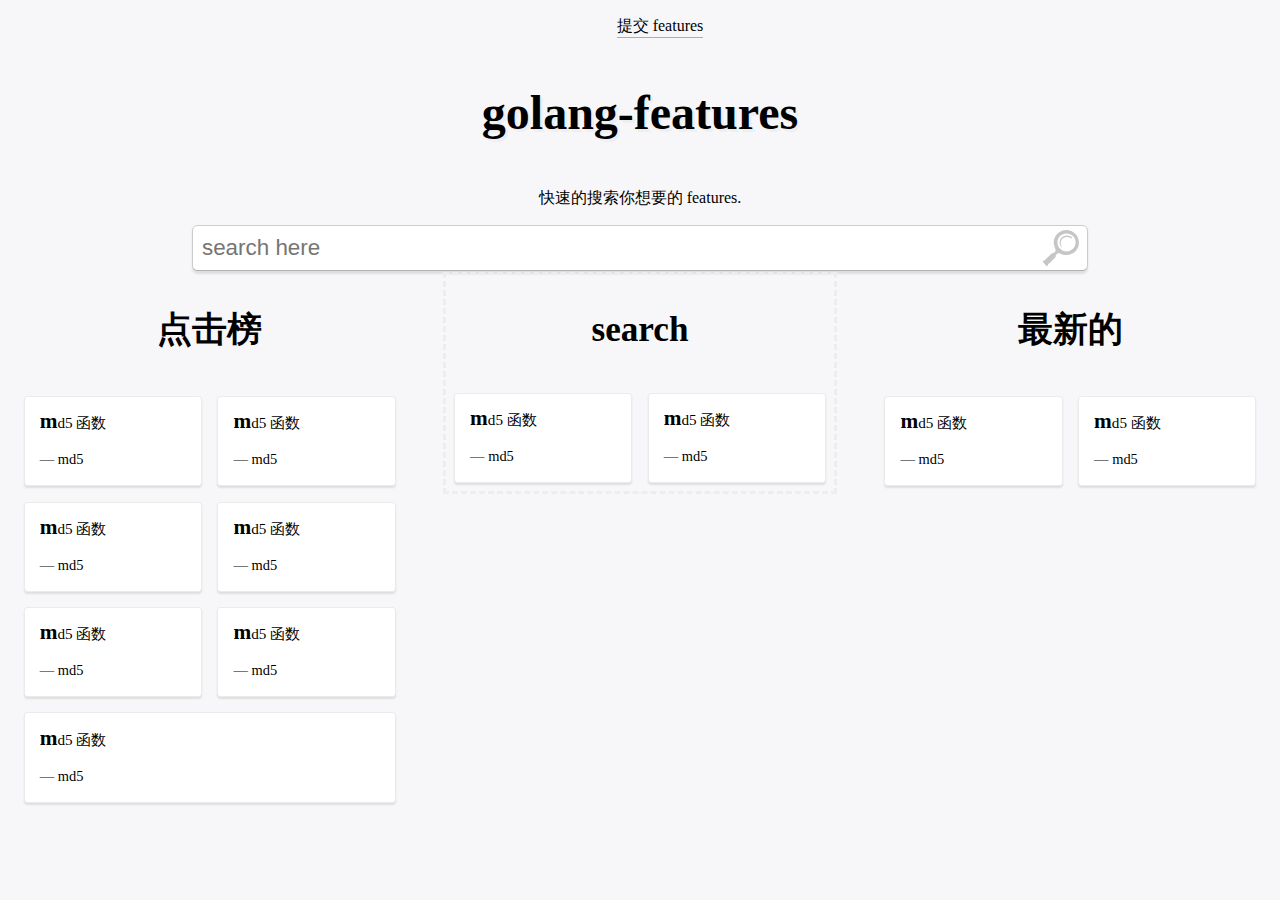
<file: views/index.html>
﻿<!DOCTYPE html>
<html lang="en">
<head>
    <title>golang-features</title>
    <meta charset="utf-8"/>
    <meta name="viewport" content="initial-scale=1, maximum-scale=3, minimum-scale=1, user-scalable=no">
    <link rel="stylesheet" href="/assets/css/index.css">
</head>

<body>
<header>
    <ul>
        <li><a href="/features/create">提交 features</a></li>
    </ul>
    <h1>
        <a href="https://github.com/seth-shi/golang-features">golang-features</a>
    </h1>
    <p>快速的搜索你想要的 features.</p>
</header>

<div class="search">
    <input type="search" placeholder="search here" required>
</div>


<div class="container">
    <div class="box">
        <h3>点击榜</h3>
        <div class="box-data">
            <blockquote>
                <span>md5 函数</span>
                <br><cite> — md5 </cite>
            </blockquote>
            <blockquote>
                <span>md5 函数</span>
                <br><cite> — md5 </cite>
            </blockquote>
            <blockquote>
                <span>md5 函数</span>
                <br><cite> — md5 </cite>
            </blockquote>
            <blockquote>
                <span>md5 函数</span>
                <br><cite> — md5 </cite>
            </blockquote>
            <blockquote>
                <span>md5 函数</span>
                <br><cite> — md5 </cite>
            </blockquote>
            <blockquote>
                <span>md5 函数</span>
                <br><cite> — md5 </cite>
            </blockquote>
            <blockquote>
                <span>md5 函数</span>
                <br><cite> — md5 </cite>
            </blockquote>
        </div>
    </div>
    <div class="box search-box">
        <h3 id="search-title">search</h3>
        <div id="data" class="box-data">
            <blockquote>
                <span>md5 函数</span>
                <br><cite> — md5 </cite>
            </blockquote>
            <blockquote>
                <span>md5 函数</span>
                <br><cite> — md5 </cite>
            </blockquote>
        </div>
    </div>
    <div class="box">
        <h3>最新的</h3>
        <div class="box-data">
            <blockquote>
                <span>md5 函数</span>
                <br><cite> — md5 </cite>
            </blockquote>
            <blockquote>
                <span>md5 函数</span>
                <br><cite> — md5 </cite>
            </blockquote>
        </div>
    </div>
</div>

<span class="separator"></span>

<footer>

</footer>
<script src="/assets/js/jquery-2.1.1.min.js"></script>
</body>
</html>
</file>
<file: assets/css/index.css>
:root {
    font-size: 16px;
}

* {
    -webkit-box-sizing: border-box;
    -moz-box-sizing: border-box;
    box-sizing: border-box;
}

html {
    padding: 0 1em;
    background: #F7F7FA;
}

body {
    margin: 1em auto;
    box-sizing: border-box;
    font-weight: 300;
}

header {
    text-align: center;
}

header img {
    height: .8em;
}

button {
    outline: none;
    padding: 0;
    margin: 0;
    cursor: pointer;
}

mark {
    background: #86BA68;
}
ul li {
    list-style: none;
}

/**
 * Typography
 */

h1 {
    font-family: Didot, "Vidaloka", serif;
    font-size: 3em;
    color: #000;
    display: inline-block;
    position: relative;
    text-shadow: 1px 1px 0 #EDEDED, 3px 3px 0 rgba(0, 0, 0, .05)
}

h3 {
    font-family: Didot, "Vidaloka", serif;
    font-weight: bold;
    font-size: 2.2em;
}


/* todo: don't need a media query */

@media (max-width: 640px) {
    h3 {
        font-size: 5vw;
    }
}

h1:hover {
    text-shadow: 1px 1px 0 #EDEDED, 3px 3px 0 rgba(0, 0, 0, .2)
}

h1 a {
    color: #000;
    text-decoration: none;
    border-bottom: none;
}

a {
    font-family: Didot, "Vidaloka", serif;
    color: #000;
    text-decoration: none;
    padding-bottom: .16rem;
    border-bottom: 1px solid rgba(0, 0, 0, .3);
}


/**
 * Input
 */
.search {
    text-align: center;
}
input[type="search"] {
    margin: 0 auto;
    font-size: 1.4em;
    border-radius: .25em;
    background-color: #fff;
    background-image: url(../images/search-icon.svg);
    background-repeat: no-repeat;
    background-position: center right 8px;
    background-size: 4%;
    box-shadow: 0 .1em .1em 0 rgba(0, 0, 0, .1);
    border: solid 1px rgba(0, 0, 0, .2);
    border-bottom: 1px solid rgba(0, 0, 0, .3);
    padding: .4em;
    width: 40em;
    -webkit-appearance: none;
    -moz-appearance: none;
    appearance: none;
    outline: none;
}

input[type="search"]::-webkit-search-cancel-button {
    right: .4em;
    position: relative;
}

input[type="search"]:not(:invalid) {
    background: #fff;
}


/**
 * Code block
 */

pre {
    background: #333;
    color: #fff;
    padding: 0 1em;
    border-radius: .25em;
    overflow: auto;
}

pre:first-of-type {
    margin-top: 2em;
}


.container {
    display: -webkit-flex; /* Safari */
    display: flex;
    flex-direction: row;
    flex-wrap: wrap;
    align-items: baseline;
}
.search-box {
    margin: 0 40px;
    border: #EDEDED 3px dashed;
}
.box {
    flex: 1;
}

.box h3 {
    text-align: center;
}

.box .box-data {
    display: -webkit-flex;
    display: -ms-flexbox;
    display: flex;

    -webkit-justify-content: center;
    -ms-flex-pack: center;
    justify-content: center;

    -webkit-flex-wrap: wrap;
    -ms-flex-wrap: wrap;
    -o-flex-wrap: wrap;
    flex-wrap: wrap;
    flex-direction: row;
    -webkit-flex-direction: row;
    -moz-flex-direction: row;
    -ms-flex-direction: row;
    -o-flex-direction: row;
}

/**
 * Results Cards
 */

.box blockquote {
    -webkit-flex-basis: 8em;
    -ms-flex-preferred-size: 8em;
    flex-basis: 8em;
    -webkit-flex-grow: 1;
    -ms-flex-positive: 1;
    flex-grow: 1;
    border: 1px solid black;
    padding: 1em;
    border-radius: .25em;
    background-color: #fff;
    box-shadow: 0 2px 2px 0 rgba(0, 0, 0, .1);
    border: solid 1px rgba(155, 155, 155, .2);
    margin: .5em;
    font-size: .95em;
    line-height: 1.3em;
    font-weight: 400;
}

.box blockquote:first-letter,
.box cite {
    font-family: Didot, "Vidaloka", serif;
    font-weight: bold;
    font-size: 1.4em;
}

.box cite {
    font-size: .95em;
    vertical-align: bottom;
    display: inline-block;
    font-style: normal;
    font-weight: 400;
    margin-top: 1.2em;
    -webkit-font-smoothing: subpixel-antialiased;
}

.box.classes blockquote.visible {
    border-bottom: 5px solid #86BA68;
    -webkit-order: 1;
    -ms-flex-order: 1;
    order: 1;
}

.box.classes blockquote.hidden {
    border-bottom: 5px solid #D15E39;
    display: block;
    -webkit-order: 2;
    -ms-flex-order: 2;
    order: 2;
}

/**
 * Footer
 */

footer {
    padding: 2em 0 0;
}

@media (max-width: 640px) {
    footer {
        font-size: .8em;
        padding: 1em 0;
        line-height: 2;
        text-align: center;
    }
    footer .pull-right {
        width: 100%;
        float: left;
    }
}


/**
 * Generic classes
 */

.hidden {
    display: none;
}

.pull-right {
    float: right;
}
</file>
